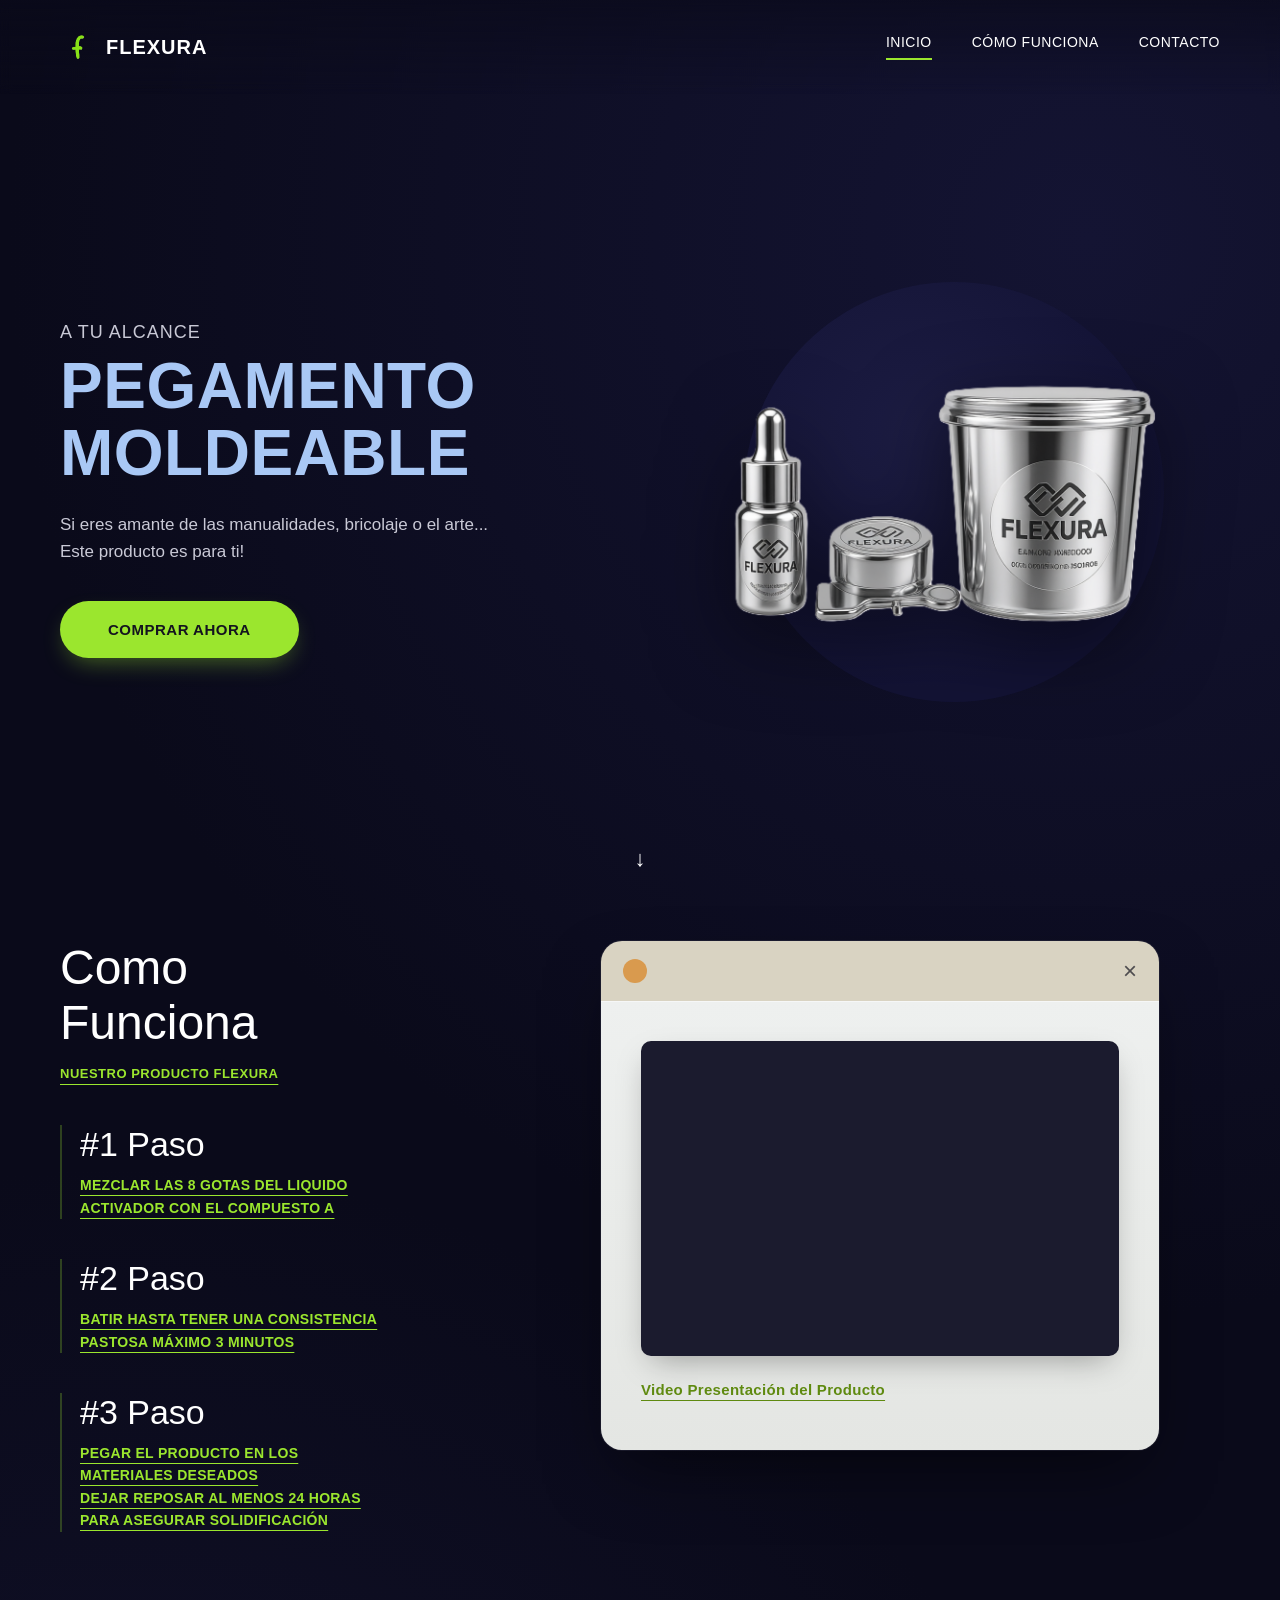
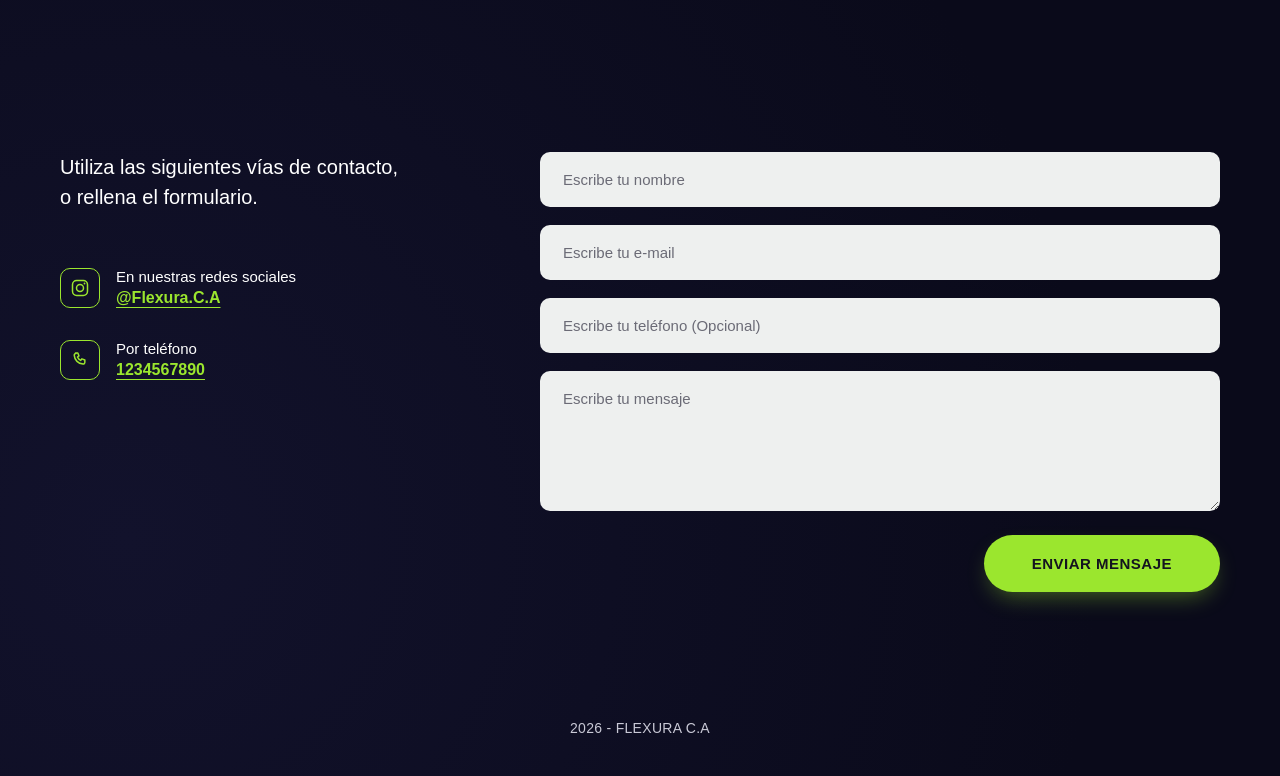
<file: index.html>
<!DOCTYPE html>
<html lang="es">
<head>
<meta charset="UTF-8">
<meta name="viewport" content="width=device-width, initial-scale=1.0">
<title>Flexura | Pegamento Moldeable</title>
<link rel="stylesheet" href="styles.css">
<link rel="icon" href="/images/imagenf.png">
</head>
<body>

  <div class="cursor-glow" aria-hidden="true"></div>

  <header class="navbar">
    <div class="logo">
      <img src="images/imagenf.png" alt="Logo Flexura" class="logo-icon">
      <span class="logo-text">FLEXURA</span>
    </div>

    <nav class="nav-links">
      <span class="nav-indicator" aria-hidden="true"></span>
      <a href="#inicio">INICIO</a>
      <a href="#como-funciona">CÓMO FUNCIONA</a>
      <a href="#contacto">CONTACTO</a>
    </nav>

  </header>

  <main class="hero" id="inicio">
    <div class="hero-inner">
      <div class="hero-text">
        <p class="eyebrow">A TU ALCANCE</p>
        <h1>PEGAMENTO<br>MOLDEABLE</h1>
        <p class="description">
          Si eres amante de las manualidades, bricolaje o el arte...
          Este producto es para ti!
        </p>
        <a href="comprar.html" class="btn-primary">COMPRAR AHORA</a>
      </div>

      <div class="hero-image">
        <div class="glow-circle"></div>
        <img src="images/productos.png" alt="Productos Flexura" class="product-image">
      </div>
    </div>

    <div class="scroll-indicator">
      <span class="arrow-down">&#8595;</span>
    </div>
  </main>

  <section class="how-it-works reveal" id="como-funciona">
    <div class="how-text">
      <h2>Como<br>Funciona</h2>
      <p class="tag">NUESTRO PRODUCTO FLEXURA</p>

      <div class="step reveal" style="transition-delay: 0.05s;">
        <h3>#1 Paso</h3>
        <p class="step-desc">MEZCLAR LAS 8 GOTAS DEL LIQUIDO<br>ACTIVADOR CON EL COMPUESTO A</p>
      </div>

      <div class="step reveal" style="transition-delay: 0.15s;">
        <h3>#2 Paso</h3>
        <p class="step-desc">BATIR HASTA TENER UNA CONSISTENCIA<br>PASTOSA MÁXIMO 3 MINUTOS</p>
      </div>

      <div class="step reveal" style="transition-delay: 0.25s;">
        <h3>#3 Paso</h3>
        <p class="step-desc">PEGAR EL PRODUCTO EN LOS<br>MATERIALES DESEADOS<br>DEJAR REPOSAR AL MENOS 24 HORAS<br>PARA ASEGURAR SOLIDIFICACIÓN</p>
      </div>
    </div>

    <div class="how-video reveal" style="transition-delay: 0.2s;">
      <div class="browser-window">
        <div class="browser-topbar">
          <span class="browser-dot"></span>
          <span class="browser-close">&times;</span>
        </div>
        <div class="browser-body">
          <div class="video-wrapper">
      
<iframe width="560" height="315" src="https://www.youtube.com/embed/83xtK5pG--w?si=HXp7ZWcqudE3Ke2q" title="YouTube video player" frameborder="0" allow="accelerometer; autoplay; clipboard-write; encrypted-media; gyroscope; picture-in-picture; web-share" referrerpolicy="strict-origin-when-cross-origin" allowfullscreen></iframe>
          </div>
          <p class="video-caption">Video Presentación del Producto</p>
        </div>
      </div>
    </div>
  </section>

  <section class="contact" id="contacto">
    <div class="contact-info reveal">
      <p class="contact-lead">Utiliza las siguientes vías de contacto,<br>o rellena el formulario.</p>

      <div class="contact-channel">
        <span class="channel-icon" aria-hidden="true">
          <svg viewBox="0 0 24 24" fill="none" xmlns="http://www.w3.org/2000/svg">
            <rect x="3" y="3" width="18" height="18" rx="5" stroke="currentColor" stroke-width="1.8"/>
            <circle cx="12" cy="12" r="4.2" stroke="currentColor" stroke-width="1.8"/>
            <circle cx="17.4" cy="6.6" r="1.1" fill="currentColor"/>
          </svg>
        </span>
        <div>
          <p class="channel-label">En nuestras redes sociales</p>
          <a href="https://instagram.com/Flexura.C.A" target="_blank" rel="noopener" class="channel-value">@Flexura.C.A</a>
        </div>
      </div>

      <div class="contact-channel">
        <span class="channel-icon" aria-hidden="true">
          <svg viewBox="0 0 24 24" fill="none" xmlns="http://www.w3.org/2000/svg">
            <path d="M6.6 3.5H9.4L10.8 7.1L8.9 8.4C9.7 10.2 11.1 11.7 12.9 12.5L14.2 10.6L17.8 12V14.8C17.8 16 16.8 17 15.6 16.9C9.9 16.5 5.5 12.1 5.1 6.4C5 5.2 5.9 4.2 7.1 4.2" stroke="currentColor" stroke-width="1.8" stroke-linecap="round" stroke-linejoin="round"/>
          </svg>
        </span>
        <div>
          <p class="channel-label">Por teléfono</p>
          <a href="tel:1234567890" class="channel-value">1234567890</a>
        </div>
      </div>
    </div>

    <form class="contact-form reveal" id="contact-form" style="transition-delay: 0.15s;">
      <input type="text" name="nombre" placeholder="Escribe tu nombre" required>
      <input type="email" name="email" placeholder="Escribe tu e-mail" required>
      <input type="tel" name="telefono" placeholder="Escribe tu teléfono (Opcional)">
      <textarea name="mensaje" placeholder="Escribe tu mensaje" rows="5" required></textarea>
      <button type="submit" class="btn-primary btn-submit">ENVIAR MENSAJE</button>
    </form>
  </section>

  <footer class="site-footer">
    <p>2026 - FLEXURA C.A</p>
  </footer>

  <script>
    // --- Fade-in general de la página al cargar ---
    document.addEventListener('DOMContentLoaded', () => {
      document.body.classList.add('page-ready');
    });

    // --- Halo que sigue al cursor ---
    const cursorGlow = document.querySelector('.cursor-glow');
    if (cursorGlow) {
      let glowRaf = null;
      window.addEventListener('mousemove', (e) => {
        cursorGlow.classList.add('is-active');
        if (glowRaf) return;
        glowRaf = requestAnimationFrame(() => {
          cursorGlow.style.left = `${e.clientX}px`;
          cursorGlow.style.top = `${e.clientY}px`;
          glowRaf = null;
        });
      }, { passive: true });
      document.addEventListener('mouseleave', () => cursorGlow.classList.remove('is-active'));
    }

    // --- Efecto ripple en botones principales ---
    function createRipple(e) {
      const btn = e.currentTarget;
      const rect = btn.getBoundingClientRect();
      const size = Math.max(rect.width, rect.height) * 1.3;
      const ripple = document.createElement('span');
      ripple.className = 'ripple';
      ripple.style.width = ripple.style.height = `${size}px`;
      ripple.style.left = `${e.clientX - rect.left - size / 2}px`;
      ripple.style.top = `${e.clientY - rect.top - size / 2}px`;
      btn.appendChild(ripple);
      ripple.addEventListener('animationend', () => ripple.remove());
    }
    document.querySelectorAll('.btn-primary, .btn-submit').forEach((btn) => {
      btn.addEventListener('click', createRipple);
    });

    // --- Navbar acoplable al lado izquierdo al hacer scroll ---
    const navbar = document.querySelector('.navbar');
    const navLinks = document.querySelectorAll('.nav-links a');
    const navIndicator = document.querySelector('.nav-indicator');
    const DOCK_OFFSET = 120;

    function updateNavIndicator() {
      if (!navIndicator) return;
      const activeLink = document.querySelector('.nav-links a.active');
      if (!activeLink || navbar.classList.contains('docked')) {
        navIndicator.classList.remove('is-visible');
        return;
      }
      navIndicator.style.width = `${activeLink.offsetWidth}px`;
      navIndicator.style.transform = `translateX(${activeLink.offsetLeft}px)`;
      navIndicator.classList.add('is-visible');
    }

    function updateNavbarDock() {
      if (window.innerWidth <= 900) {
        navbar.classList.remove('docked');
        updateNavIndicator();
        return;
      }
      navbar.classList.toggle('docked', window.scrollY > DOCK_OFFSET);
      updateNavIndicator();
    }
    window.addEventListener('scroll', updateNavbarDock, { passive: true });
    window.addEventListener('resize', updateNavbarDock);
    updateNavbarDock();

    // --- Scrollspy: resalta el link de la sección visible ---
    const spySections = document.querySelectorAll('main[id], section[id]');
    if (spySections.length && navLinks.length) {
      const spyObserver = new IntersectionObserver((entries) => {
        entries.forEach((entry) => {
          if (!entry.isIntersecting) return;
          const id = entry.target.getAttribute('id');
          navLinks.forEach((link) => {
            link.classList.toggle('active', link.getAttribute('href') === `#${id}`);
          });
          updateNavIndicator();
        });
      }, { rootMargin: '-35% 0px -55% 0px', threshold: 0 });

      spySections.forEach((section) => spyObserver.observe(section));
    }

    // --- Animación "reveal": las secciones se iluminan al entrar en pantalla ---
    const revealEls = document.querySelectorAll('.reveal');
    if (revealEls.length) {
      const revealObserver = new IntersectionObserver((entries) => {
        entries.forEach((entry) => {
          if (entry.isIntersecting) {
            entry.target.classList.add('in-view');
            revealObserver.unobserve(entry.target);
          }
        });
      }, { threshold: 0.18 });

      revealEls.forEach((el) => revealObserver.observe(el));
    }

    // --- Parallax suave del hero al mover el mouse ---
    const heroSection = document.querySelector('.hero');
    const heroImage = document.querySelector('.hero-image');
    if (heroSection && heroImage && window.matchMedia('(hover: hover)').matches) {
      heroSection.addEventListener('mousemove', (e) => {
        const rect = heroSection.getBoundingClientRect();
        const relX = (e.clientX - rect.left) / rect.width - 0.5;
        const relY = (e.clientY - rect.top) / rect.height - 0.5;
        heroImage.style.transform = `translate(${relX * -22}px, ${relY * -16}px)`;
      });
      heroSection.addEventListener('mouseleave', () => {
        heroImage.style.transform = 'translate(0, 0)';
      });
    }

    // --- Efecto tilt 3D en la ventana del video ---
    const browserWindow = document.querySelector('.browser-window');
    if (browserWindow && window.matchMedia('(hover: hover)').matches) {
      browserWindow.addEventListener('mousemove', (e) => {
        const rect = browserWindow.getBoundingClientRect();
        const px = (e.clientX - rect.left) / rect.width - 0.5;
        const py = (e.clientY - rect.top) / rect.height - 0.5;
        browserWindow.style.transform =
          `perspective(1200px) rotateX(${(-py * 6).toFixed(2)}deg) rotateY(${(px * 6).toFixed(2)}deg)`;
      });
      browserWindow.addEventListener('mouseleave', () => {
        browserWindow.style.transform = 'perspective(1200px) rotateX(0deg) rotateY(0deg)';
      });
    }

    // Envío básico del formulario de contacto (sin backend todavía).
    // Reemplaza este bloque por tu lógica real (fetch a un servidor, EmailJS, etc.)
    const contactForm = document.getElementById('contact-form');
    if (contactForm) {
      contactForm.addEventListener('submit', function (e) {
        e.preventDefault();
        const btn = contactForm.querySelector('.btn-submit');
        const originalText = btn.textContent;
        btn.textContent = '¡MENSAJE ENVIADO!';
        btn.disabled = true;
        contactForm.reset();
        setTimeout(() => {
          btn.textContent = originalText;
          btn.disabled = false;
        }, 2500);
      });
    }
  </script>

</body>
</html>
</file>
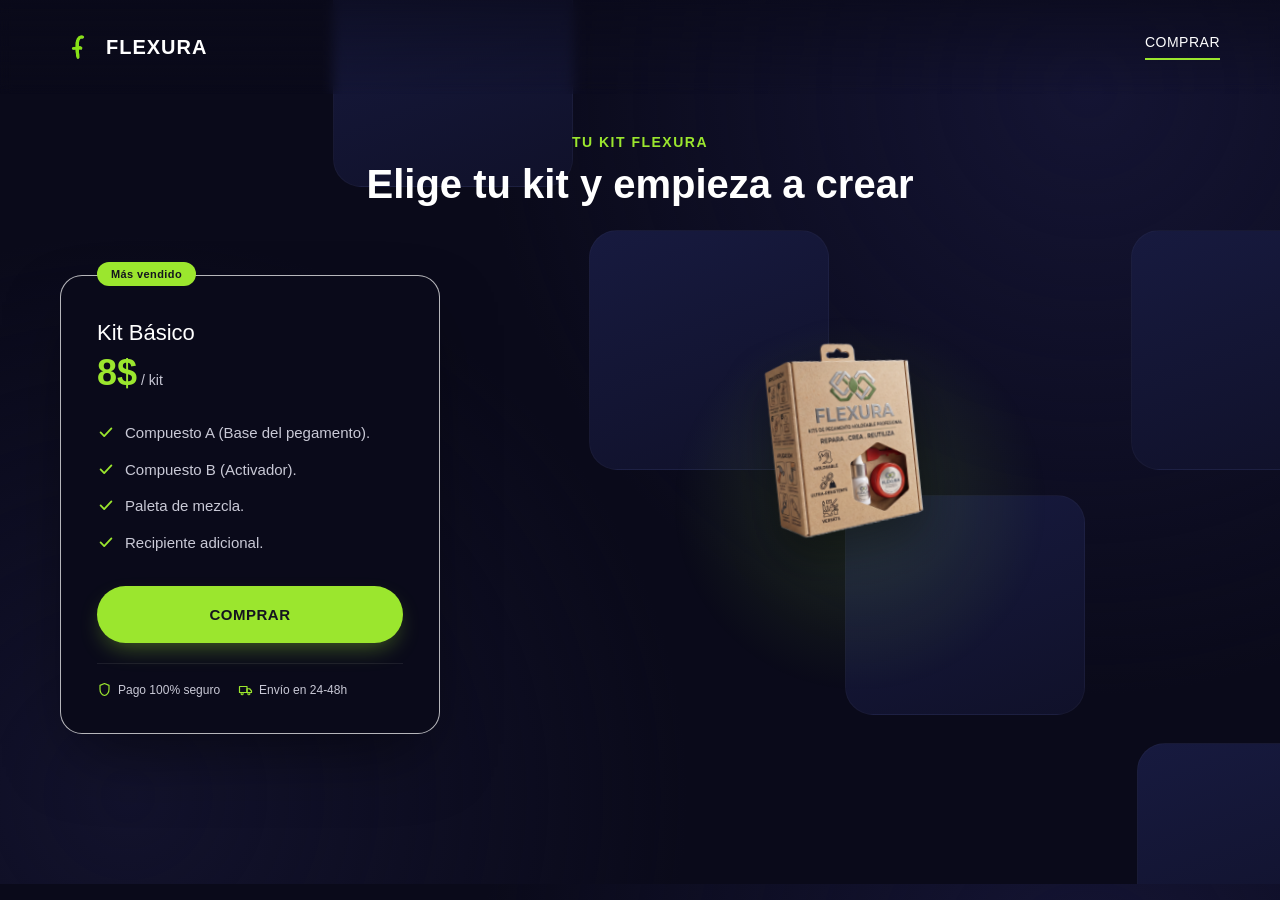
<file: comprar.html>
<!DOCTYPE html>
<html lang="es">
<head>
<meta charset="UTF-8">
<meta name="viewport" content="width=device-width, initial-scale=1.0">
<title>Flexura | Comprar</title>
<link rel="stylesheet" href="styles.css">
</head>
<body>

  <div class="cursor-glow" aria-hidden="true"></div>

  <header class="navbar">
    <a href="index.html" class="logo">
      <img src="images/imagenf.png" alt="Logo Flexura" class="logo-icon">
      <span class="logo-text">FLEXURA</span>
    </a>

    <nav class="nav-links">
      <span class="nav-indicator" aria-hidden="true"></span>
      <a href="comprar.html" class="active">COMPRAR</a>
    </nav>

  </header>

  <main class="buy-section">

    <!-- Cuadros decorativos de fondo -->
    <div class="decor-grid" aria-hidden="true">
      <span class="decor decor-1"></span>
      <span class="decor decor-2"></span>
      <span class="decor decor-3"></span>
      <span class="decor decor-4"></span>
      <span class="decor decor-5"></span>
    </div>

    <div class="buy-header reveal">
      <p class="eyebrow">TU KIT FLEXURA</p>
      <h1>Elige tu kit y empieza a crear</h1>
    </div>

    <div class="buy-content">
      <div class="price-card reveal" style="transition-delay: 0.1s;">
        <span class="price-card-badge">Más vendido</span>
        <h2 class="price-card-title">Kit Básico</h2>
        <p class="price-card-amount"><span id="price-value">0</span>$<span class="price-card-unit">/ kit</span></p>

        <ul class="price-card-list">
          <li>
            <svg viewBox="0 0 20 20" fill="none"><path d="M4 10.5L8 14.5L16 6" stroke="currentColor" stroke-width="2" stroke-linecap="round" stroke-linejoin="round"/></svg>
            Compuesto A (Base del pegamento).
          </li>
          <li>
            <svg viewBox="0 0 20 20" fill="none"><path d="M4 10.5L8 14.5L16 6" stroke="currentColor" stroke-width="2" stroke-linecap="round" stroke-linejoin="round"/></svg>
            Compuesto B (Activador).
          </li>
          <li>
            <svg viewBox="0 0 20 20" fill="none"><path d="M4 10.5L8 14.5L16 6" stroke="currentColor" stroke-width="2" stroke-linecap="round" stroke-linejoin="round"/></svg>
            Paleta de mezcla.
          </li>
          <li>
            <svg viewBox="0 0 20 20" fill="none"><path d="M4 10.5L8 14.5L16 6" stroke="currentColor" stroke-width="2" stroke-linecap="round" stroke-linejoin="round"/></svg>
            Recipiente adicional.
          </li>
        </ul>

        <button type="button" class="btn-primary btn-buy" id="open-checkout">COMPRAR</button>

        <div class="trust-row">
          <span class="trust-item">
            <svg viewBox="0 0 20 20" fill="none"><path d="M10 2L4 4.5V9.5C4 13.5 6.5 16.8 10 18C13.5 16.8 16 13.5 16 9.5V4.5L10 2Z" stroke="currentColor" stroke-width="1.6" stroke-linejoin="round"/></svg>
            Pago 100% seguro
          </span>
          <span class="trust-item">
            <svg viewBox="0 0 20 20" fill="none"><path d="M2 6H12V14H2V6Z" stroke="currentColor" stroke-width="1.6" stroke-linejoin="round"/><path d="M12 9H15.5L18 12V14H12V9Z" stroke="currentColor" stroke-width="1.6" stroke-linejoin="round"/><circle cx="5.5" cy="15.5" r="1.4" stroke="currentColor" stroke-width="1.4"/><circle cx="14.5" cy="15.5" r="1.4" stroke="currentColor" stroke-width="1.4"/></svg>
            Envío en 24-48h
          </span>
        </div>
      </div>

      <div class="cart-visual reveal" style="transition-delay: 0.2s;">
        <div class="cart-glow"></div>
        <!-- <img src="images/carrito.png" alt="Carrito de compras" class="cart-img">-->
        <img src="images/empaque.png" alt="Empaque Flexura" class="package-img">
      </div>
    </div>

  </main>

  <!-- MODAL: Simulación de pago -->
  <div class="checkout-overlay" id="checkout-overlay">
    <div class="checkout-modal" role="dialog" aria-modal="true" aria-labelledby="checkout-title">
      <button type="button" class="checkout-close" id="close-checkout" aria-label="Cerrar">&times;</button>

      <!-- Paso 1: formulario de tarjeta -->
      <div class="checkout-step" id="step-form">
        <h3 id="checkout-title">Pago seguro</h3>
        <p class="checkout-subtitle">Kit Básico &middot; <strong>8$</strong></p>

        <form id="payment-form">
          <label class="field-label" for="card-name">Nombre en la tarjeta</label>
          <input type="text" id="card-name" placeholder="Ej. Juan Pérez" required>

          <label class="field-label" for="card-number">Número de tarjeta</label>
          <input type="text" id="card-number" placeholder="0000 0000 0000 0000" inputmode="numeric" maxlength="19" required>

          <div class="field-row">
            <div>
              <label class="field-label" for="card-expiry">Vencimiento</label>
              <input type="text" id="card-expiry" placeholder="MM/AA" inputmode="numeric" maxlength="5" required>
            </div>
            <div>
              <label class="field-label" for="card-cvv">CVV</label>
              <input type="text" id="card-cvv" placeholder="123" inputmode="numeric" maxlength="3" required>
            </div>
          </div>

          <button type="submit" class="btn-primary btn-pay" id="pay-btn">PAGAR 8$</button>
          <p class="checkout-note">Este es un pago simulado con fines universitarios. No se procesa ningún cargo real.</p>
        </form>
      </div>

      <!-- Paso 2: procesando -->
      <div class="checkout-step checkout-step-hidden" id="step-processing">
        <div class="spinner"></div>
        <p class="processing-text">Procesando tu pago...</p>
      </div>

      <!-- Paso 3: pagado -->
      <div class="checkout-step checkout-step-hidden" id="step-success">
        <div class="success-check">
          <svg viewBox="0 0 52 52">
            <circle cx="26" cy="26" r="24" fill="none"/>
            <path fill="none" d="M14 27l8 8 16-16"/>
          </svg>
        </div>
        <h3>¡PAGADO!</h3>
        <p class="checkout-subtitle">Tu pedido del Kit Básico fue confirmado.</p>
      </div>
    </div>
  </div>

  <!-- Toast de confirmación -->
  <div class="toast" id="toast">
    <span class="toast-icon">✓</span>
    <div>
      <p class="toast-title">¡Compra realizada con éxito!</p>
      <p class="toast-text">Revisa tu correo para ver los detalles de tu pedido.</p>
    </div>
  </div>

  <script>
    // --- Fade-in general de la página al cargar ---
    document.addEventListener('DOMContentLoaded', () => {
      document.body.classList.add('page-ready');
    });

    // --- Halo que sigue al cursor ---
    const cursorGlow = document.querySelector('.cursor-glow');
    if (cursorGlow) {
      let glowRaf = null;
      window.addEventListener('mousemove', (e) => {
        cursorGlow.classList.add('is-active');
        if (glowRaf) return;
        glowRaf = requestAnimationFrame(() => {
          cursorGlow.style.left = `${e.clientX}px`;
          cursorGlow.style.top = `${e.clientY}px`;
          glowRaf = null;
        });
      }, { passive: true });
      document.addEventListener('mouseleave', () => cursorGlow.classList.remove('is-active'));
    }

    // --- Efecto ripple en botones principales ---
    function createRipple(e) {
      const btn = e.currentTarget;
      const rect = btn.getBoundingClientRect();
      const size = Math.max(rect.width, rect.height) * 1.3;
      const ripple = document.createElement('span');
      ripple.className = 'ripple';
      ripple.style.width = ripple.style.height = `${size}px`;
      ripple.style.left = `${e.clientX - rect.left - size / 2}px`;
      ripple.style.top = `${e.clientY - rect.top - size / 2}px`;
      btn.appendChild(ripple);
      ripple.addEventListener('animationend', () => ripple.remove());
    }
    document.querySelectorAll('.btn-primary, .btn-pay').forEach((btn) => {
      btn.addEventListener('click', createRipple);
    });

    // --- Navbar acoplable al lado izquierdo al hacer scroll (misma lógica que index.html) ---
    const navbar = document.querySelector('.navbar');
    const navIndicator = document.querySelector('.nav-indicator');
    const DOCK_OFFSET = 120;

    function updateNavIndicator() {
      if (!navIndicator) return;
      const activeLink = document.querySelector('.nav-links a.active');
      if (!activeLink || navbar.classList.contains('docked')) {
        navIndicator.classList.remove('is-visible');
        return;
      }
      navIndicator.style.width = `${activeLink.offsetWidth}px`;
      navIndicator.style.transform = `translateX(${activeLink.offsetLeft}px)`;
      navIndicator.classList.add('is-visible');
    }

    function updateNavbarDock() {
      if (window.innerWidth <= 900) {
        navbar.classList.remove('docked');
        updateNavIndicator();
        return;
      }
      navbar.classList.toggle('docked', window.scrollY > DOCK_OFFSET);
      updateNavIndicator();
    }
    window.addEventListener('scroll', updateNavbarDock, { passive: true });
    window.addEventListener('resize', updateNavbarDock);
    updateNavbarDock();

    // --- Animación "reveal" para el encabezado, la tarjeta y el carrito ---
    const revealEls = document.querySelectorAll('.reveal');
    if (revealEls.length) {
      const revealObserver = new IntersectionObserver((entries) => {
        entries.forEach((entry) => {
          if (entry.isIntersecting) {
            entry.target.classList.add('in-view');
            revealObserver.unobserve(entry.target);
          }
        });
      }, { threshold: 0.1 });

      revealEls.forEach((el) => revealObserver.observe(el));
    }

    // --- Conteo animado del precio al cargar la página ---
    const priceValue = document.getElementById('price-value');
    if (priceValue) {
      const target = 8;
      const duration = 900;
      const start = performance.now();
      function tickPrice(now) {
        const progress = Math.min((now - start) / duration, 1);
        const eased = 1 - Math.pow(1 - progress, 3);
        priceValue.textContent = Math.round(eased * target);
        if (progress < 1) requestAnimationFrame(tickPrice);
      }
      setTimeout(() => requestAnimationFrame(tickPrice), 300);
    }

    // --- Efecto tilt 3D en la tarjeta de precio ---
    const priceCard = document.querySelector('.price-card');
    if (priceCard && window.matchMedia('(hover: hover)').matches) {
      priceCard.addEventListener('mousemove', (e) => {
        const rect = priceCard.getBoundingClientRect();
        const px = (e.clientX - rect.left) / rect.width - 0.5;
        const py = (e.clientY - rect.top) / rect.height - 0.5;
        priceCard.style.transform =
          `perspective(1400px) rotateX(${(-py * 5).toFixed(2)}deg) rotateY(${(px * 5).toFixed(2)}deg) translateY(-4px)`;
      });
      priceCard.addEventListener('mouseleave', () => {
        priceCard.style.transform = 'perspective(1400px) rotateX(0deg) rotateY(0deg) translateY(0)';
      });
    }

    // --- Confeti para celebrar el pago confirmado ---
    function launchConfetti(container) {
      const colors = ['#9be62e', '#8ad623', '#a9c8f5', '#14141f'];
      for (let i = 0; i < 26; i++) {
        const piece = document.createElement('span');
        piece.className = 'confetti-piece';
        piece.style.left = `${Math.random() * 100}%`;
        piece.style.background = colors[Math.floor(Math.random() * colors.length)];
        piece.style.animationDelay = `${(Math.random() * 0.3).toFixed(2)}s`;
        piece.style.transform = `rotate(${Math.floor(Math.random() * 360)}deg)`;
        container.appendChild(piece);
        piece.addEventListener('animationend', () => piece.remove());
      }
    }

    const overlay = document.getElementById('checkout-overlay');
    const openBtn = document.getElementById('open-checkout');
    const closeBtn = document.getElementById('close-checkout');
    const form = document.getElementById('payment-form');
    const payBtn = document.getElementById('pay-btn');

    const stepForm = document.getElementById('step-form');
    const stepProcessing = document.getElementById('step-processing');
    const stepSuccess = document.getElementById('step-success');
    const toast = document.getElementById('toast');

    function openModal() {
      overlay.classList.add('is-open');
      document.body.style.overflow = 'hidden';
      resetModal();
    }

    function closeModal() {
      overlay.classList.remove('is-open');
      document.body.style.overflow = '';
    }

    function resetModal() {
      stepForm.classList.remove('checkout-step-hidden');
      stepProcessing.classList.add('checkout-step-hidden');
      stepSuccess.classList.add('checkout-step-hidden');
      payBtn.disabled = false;
      payBtn.textContent = 'PAGAR 90€';
    }

    openBtn.addEventListener('click', openModal);
    closeBtn.addEventListener('click', closeModal);
    overlay.addEventListener('click', (e) => {
      if (e.target === overlay) closeModal();
    });

    // Formateo simple de campos de tarjeta (datos ficticios)
    const cardNumber = document.getElementById('card-number');
    cardNumber.addEventListener('input', () => {
      let digits = cardNumber.value.replace(/\D/g, '').slice(0, 16);
      cardNumber.value = digits.replace(/(.{4})/g, '$1 ').trim();
    });

    const cardExpiry = document.getElementById('card-expiry');
    cardExpiry.addEventListener('input', () => {
      let digits = cardExpiry.value.replace(/\D/g, '').slice(0, 4);
      if (digits.length >= 3) {
        cardExpiry.value = digits.slice(0, 2) + '/' + digits.slice(2);
      } else {
        cardExpiry.value = digits;
      }
    });

    const cardCvv = document.getElementById('card-cvv');
    cardCvv.addEventListener('input', () => {
      cardCvv.value = cardCvv.value.replace(/\D/g, '').slice(0, 3);
    });

    // Simulación de pago: formulario -> procesando -> pagado -> toast
    form.addEventListener('submit', (e) => {
      e.preventDefault();

      stepForm.classList.add('checkout-step-hidden');
      stepProcessing.classList.remove('checkout-step-hidden');

      setTimeout(() => {
        stepProcessing.classList.add('checkout-step-hidden');
        stepSuccess.classList.remove('checkout-step-hidden');
        launchConfetti(document.querySelector('.checkout-modal'));

        setTimeout(() => {
          closeModal();
          form.reset();
          showToast();
        }, 1600);
      }, 1700);
    });

    function showToast() {
      toast.classList.add('is-visible');
      setTimeout(() => {
        toast.classList.remove('is-visible');
      }, 4500);
    }
  </script>

</body>
</html>
</file>
<file: styles.css>
/* ==========================================
   FLEXURA - Landing Page Styles
   Índice:
   1. Reset & Variables
   2. Base
   3. Navbar
   4. Hero
   5. Hero Image
   6. Scroll indicator
   7. Cómo Funciona
   8. Ventana / Contenedor de video
   9. Contacto
   10. Footer
   11. Página Comprar
   12. Modal de pago
   13. Toast
   14. Responsive
   ========================================== */

/* ------------------------------------------
   1. RESET & VARIABLES
   ------------------------------------------ */
* {
  margin: 0;
  padding: 0;
  box-sizing: border-box;
}

:root {
  /* Color */
  --color-bg: #0a0a1a;
  --color-bg-soft: #10102422;
  --color-panel: #12122a;
  --color-panel-soft: #eef0ef;
  --color-panel-topbar: #d9d3c2;
  --color-green: #9be62e;
  --color-green-hover: #8ad623;
  --color-blue-text: #a9c8f5;
  --color-white: #ffffff;
  --color-gray: #c9c9d6;
  --color-ink: #14141f;

  /* Tipografía */
  --font-main: 'Poppins', 'Segoe UI', Arial, sans-serif;

  /* Layout */
  --max-width: 1400px;
  --radius-sm: 10px;
  --radius-md: 22px;
  --radius-pill: 40px;

  /* Sombras */
  --shadow-panel: 0 30px 70px -20px rgba(0, 0, 0, 0.55);
  --shadow-btn: 0 10px 24px -8px rgba(155, 230, 46, 0.45);

  /* Transiciones */
  --ease: 0.25s ease;
  --ease-smooth: 0.5s cubic-bezier(0.16, 1, 0.3, 1);
  --ease-spring: 0.6s cubic-bezier(0.34, 1.56, 0.64, 1);

  /* Navbar */
  --navbar-height: 94px;
}

/* ------------------------------------------
   2. BASE
   ------------------------------------------ */
html {
  scroll-behavior: smooth;
  scroll-padding-top: calc(var(--navbar-height) + 10px);
}

body {
  background:
    radial-gradient(circle at 85% 10%, #141433 0%, transparent 45%),
    radial-gradient(circle at 10% 90%, #12122c 0%, transparent 40%),
    var(--color-bg);
  font-family: var(--font-main);
  color: var(--color-white);
  overflow-x: hidden;
  -webkit-font-smoothing: antialiased;
  opacity: 0;
  transition: opacity 0.6s ease;
}

body.page-ready {
  opacity: 1;
}

::selection {
  background: var(--color-green);
  color: var(--color-ink);
}

/* Halo suave que sigue el cursor: aporta profundidad e interactividad sutil */
.cursor-glow {
  position: fixed;
  top: 0;
  left: 0;
  width: 460px;
  height: 460px;
  border-radius: 50%;
  background: radial-gradient(circle, rgba(155, 230, 46, 0.10) 0%, transparent 68%);
  pointer-events: none;
  z-index: 2;
  transform: translate(-50%, -50%);
  opacity: 0;
  transition: opacity 0.4s ease;
  will-change: transform;
}

.cursor-glow.is-active {
  opacity: 1;
}

@media (max-width: 900px), (hover: none) {
  .cursor-glow { display: none; }
}

a {
  text-decoration: none;
  color: inherit;
}

section, main {
  max-width: var(--max-width);
  margin: 0 auto;
}

/* ------------------------------------------
   3. NAVBAR
   ------------------------------------------ */
.navbar {
  position: fixed;
  top: 0;
  left: 0;
  right: 0;
  z-index: 1000;
  display: flex;
  align-items: center;
  justify-content: space-between;
  padding: 28px 60px;
  min-height: var(--navbar-height);
  background: linear-gradient(180deg, rgba(10, 10, 26, 0.65) 0%, rgba(10, 10, 26, 0) 100%);
  backdrop-filter: blur(6px);
  transition: top 0.5s cubic-bezier(0.4, 0, 0.2, 1),
              left 0.5s cubic-bezier(0.4, 0, 0.2, 1),
              right 0.5s cubic-bezier(0.4, 0, 0.2, 1),
              transform 0.5s cubic-bezier(0.4, 0, 0.2, 1),
              padding 0.4s ease,
              border-radius 0.4s ease,
              background-color 0.4s ease,
              box-shadow 0.4s ease;
}

/* Estado acoplado: la navbar migra al lado izquierdo como panel vertical
   y permanece ahí mientras el usuario sigue viendo el contenido de abajo */
.navbar.docked {
  top: 50%;
  left: 22px;
  right: auto;
  transform: translateY(-50%);
  flex-direction: column;
  gap: 26px;
  padding: 22px 16px;
  border-radius: 24px;
  background-color: rgba(14, 14, 34, 0.82);
  backdrop-filter: blur(14px);
  box-shadow: 0 20px 45px -18px rgba(0, 0, 0, 0.6), 0 0 0 1px rgba(255, 255, 255, 0.06);
}

.navbar.docked .logo {
  flex-direction: column;
  gap: 4px;
}

.navbar.docked .logo-text {
  font-size: 9px;
  letter-spacing: 1.5px;
}

.navbar.docked .logo-icon {
  height: 26px;
}

.navbar.docked .nav-links {
  flex-direction: column;
  gap: 20px;
}

.logo {
  display: flex;
  align-items: center;
  gap: 10px;
}

.logo-icon {
  height: 36px;
  width: auto;
  transition: transform var(--ease-spring);
}

.logo:hover .logo-icon {
  transform: rotate(-8deg) scale(1.08);
}

.logo-text {
  font-size: 20px;
  font-weight: 600;
  letter-spacing: 1px;
}

.nav-links {
  position: relative;
  display: flex;
  gap: 40px;
}

.nav-indicator {
  position: absolute;
  bottom: 0;
  height: 2px;
  background-color: var(--color-green);
  border-radius: 2px;
  transform: translateX(0);
  transition: transform 0.45s cubic-bezier(0.65, 0, 0.35, 1), width 0.45s cubic-bezier(0.65, 0, 0.35, 1), opacity 0.3s ease;
  opacity: 0;
}

.nav-indicator.is-visible {
  opacity: 1;
}

.navbar.docked .nav-indicator {
  opacity: 0;
}

.nav-links a {
  font-size: 14px;
  font-weight: 500;
  letter-spacing: 0.5px;
  color: var(--color-white);
  padding-bottom: 8px;
  border-bottom: 2px solid transparent;
  transition: color var(--ease), border-color var(--ease);
}

.nav-links a:hover {
  color: var(--color-green);
}

.nav-links a.active {
  color: var(--color-white);
  border-bottom-color: var(--color-green);
}

.navbar.docked .nav-links a {
  writing-mode: vertical-rl;
  text-orientation: mixed;
  padding-bottom: 0;
  padding-left: 10px;
  border-bottom: none;
  border-left: 2px solid transparent;
  font-size: 11px;
  letter-spacing: 1px;
}

.navbar.docked .nav-links a.active,
.navbar.docked .nav-links a:hover {
  border-left-color: var(--color-green);
}

.btn-info {
  background-color: var(--color-green);
  color: var(--color-ink);
  font-weight: 700;
  font-size: 13px;
  letter-spacing: 0.5px;
  padding: 14px 28px;
  border-radius: var(--radius-pill);
  box-shadow: var(--shadow-btn);
  transition: background-color var(--ease), transform var(--ease), box-shadow var(--ease);
}

.btn-info:hover {
  background-color: var(--color-green-hover);
  transform: translateY(-2px);
  box-shadow: 0 14px 28px -8px rgba(155, 230, 46, 0.55);
}

/* ------------------------------------------
   4. HERO
   ------------------------------------------ */
.hero {
  position: relative;
  display: flex;
  flex-direction: column;
  justify-content: center;
  min-height: 100vh;
  padding: calc(var(--navbar-height) + 20px) 60px 30px;
}

.hero-inner {
  display: flex;
  align-items: center;
  justify-content: space-between;
  gap: 40px;
  width: 100%;
}

.hero-text {
  flex: 1;
  max-width: 560px;
}

.hero-text .eyebrow,
.hero-text h1,
.hero-text .description,
.hero-text .btn-primary {
  opacity: 0;
  transform: translateY(24px);
  animation: hero-rise 0.9s cubic-bezier(0.16, 1, 0.3, 1) forwards;
}

.hero-text .eyebrow { animation-delay: 0.15s; }
.hero-text h1 { animation-delay: 0.3s; }
.hero-text .description { animation-delay: 0.45s; }
.hero-text .btn-primary { animation-delay: 0.6s; }

@keyframes hero-rise {
  to { opacity: 1; transform: translateY(0); }
}

.eyebrow {
  font-size: 18px;
  color: var(--color-gray);
  font-weight: 400;
  margin-bottom: 10px;
  letter-spacing: 1px;
}

.hero-text h1 {
  font-size: clamp(38px, 5vw, 64px);
  line-height: 1.05;
  font-weight: 800;
  color: var(--color-blue-text);
  letter-spacing: 0.5px;
  margin-bottom: 24px;
}

.description {
  font-size: 17px;
  line-height: 1.6;
  color: var(--color-gray);
  max-width: 460px;
  margin-bottom: 36px;
}

.btn-primary {
  display: inline-block;
  position: relative;
  overflow: hidden;
  background-color: var(--color-green);
  color: var(--color-ink);
  font-weight: 700;
  font-size: 15px;
  letter-spacing: 0.5px;
  padding: 20px 48px;
  border-radius: var(--radius-pill);
  box-shadow: var(--shadow-btn);
  transition: background-color var(--ease), transform 0.35s cubic-bezier(0.34, 1.56, 0.64, 1), box-shadow var(--ease);
}

.btn-primary:hover {
  background-color: var(--color-green-hover);
  transform: translateY(-3px) scale(1.02);
  box-shadow: 0 16px 32px -8px rgba(155, 230, 46, 0.55);
}

.btn-primary:active {
  transform: translateY(-1px) scale(0.98);
}

/* Ondas al hacer clic (ripple) para dar feedback táctil en los botones */
.ripple {
  position: absolute;
  border-radius: 50%;
  background: rgba(20, 20, 31, 0.35);
  transform: scale(0);
  animation: ripple-out 0.65s ease-out forwards;
  pointer-events: none;
}

@keyframes ripple-out {
  to {
    transform: scale(2.6);
    opacity: 0;
  }
}

/* ------------------------------------------
   5. HERO IMAGE
   ------------------------------------------ */
.hero-image {
  flex: 1;
  position: relative;
  display: flex;
  align-items: center;
  justify-content: center;
  min-height: 480px;
  opacity: 0;
  animation: hero-fade-in 1s cubic-bezier(0.16, 1, 0.3, 1) 0.4s forwards;
  transition: transform 0.35s ease-out;
  will-change: transform;
}

@keyframes hero-fade-in {
  to { opacity: 1; }
}

.glow-circle {
  position: absolute;
  width: 420px;
  height: 420px;
  border-radius: 50%;
  background: radial-gradient(circle at 40% 35%, #1c1c42 0%, #131335 70%);
  right: 10%;
  top: 50%;
  transform: translateY(-50%);
  z-index: 0;
  transition: transform 0.4s ease-out;
}

.product-image {
  position: relative;
  z-index: 1;
  max-width: 100%;
  height: auto;
  width: 480px;
  object-fit: contain;
  filter: drop-shadow(0 25px 40px rgba(0, 0, 0, 0.5));
  animation: float-product 5s ease-in-out infinite;
  transition: transform 0.4s ease-out;
}

@keyframes float-product {
  0%, 100% { transform: translateY(0) rotate(0deg); }
  50% { transform: translateY(-16px) rotate(1.2deg); }
}

/* ------------------------------------------
   6. SCROLL INDICATOR
   ------------------------------------------ */
.scroll-indicator {
  position: absolute;
  left: 50%;
  bottom: 28px;
  transform: translateX(-50%);
  opacity: 0;
  animation: hero-fade-in 1s ease 1.1s forwards;
}

.arrow-down {
  font-size: 22px;
  color: var(--color-white);
  animation: bounce 2s infinite;
}

@keyframes bounce {
  0%, 100% { transform: translateY(0); }
  50% { transform: translateY(8px); }
}

/* ------------------------------------------
   6.1 ANIMACIONES AL HACER SCROLL (reveal)
   ------------------------------------------ */
.reveal {
  opacity: 0;
  transform: translateY(38px);
  transition: opacity 0.7s ease, transform 0.7s ease;
}

.reveal.in-view {
  opacity: 1;
  transform: translateY(0);
}

/* "Se ilumina" al entrar: destello suave en color verde de marca */
.how-it-works.reveal.in-view .browser-window {
  animation: glow-in 1.4s ease;
}

.how-it-works.reveal.in-view .step {
  animation: text-glow 1.2s ease;
}

@keyframes glow-in {
  0% { box-shadow: var(--shadow-panel), 0 0 0 rgba(155, 230, 46, 0); }
  35% { box-shadow: var(--shadow-panel), 0 0 55px rgba(155, 230, 46, 0.3); }
  100% { box-shadow: var(--shadow-panel), 0 0 0 rgba(155, 230, 46, 0); }
}

@keyframes text-glow {
  0% { text-shadow: 0 0 0 rgba(155, 230, 46, 0); }
  40% { text-shadow: 0 0 18px rgba(155, 230, 46, 0.45); }
  100% { text-shadow: 0 0 0 rgba(155, 230, 46, 0); }
}

/* ------------------------------------------
   7. CÓMO FUNCIONA
   ------------------------------------------ */
.how-it-works {
  display: flex;
  align-items: flex-start;
  justify-content: space-between;
  padding: 40px 60px 120px;
  gap: 60px;
}

.how-text {
  flex: 0 0 420px;
}

.how-text h2 {
  font-size: 48px;
  font-weight: 400;
  line-height: 1.15;
  margin-bottom: 16px;
}

.tag {
  font-size: 13px;
  font-weight: 600;
  letter-spacing: 0.5px;
  color: var(--color-green);
  text-decoration: underline;
  text-underline-offset: 6px;
  margin-bottom: 44px;
}

.step {
  position: relative;
  margin-bottom: 40px;
  padding-left: 18px;
  border-left: 2px solid rgba(155, 230, 46, 0.25);
  transition: opacity 0.7s ease, transform 0.35s ease, border-color 0.35s ease;
}

.step:hover {
  border-left-color: var(--color-green);
  transform: translateX(8px);
}

.step h3 {
  font-size: 34px;
  font-weight: 400;
  margin-bottom: 10px;
  transition: color 0.35s ease;
}

.step:hover h3 {
  color: var(--color-green);
}

.step-desc {
  font-size: 14px;
  font-weight: 600;
  letter-spacing: 0.3px;
  color: var(--color-green);
  text-decoration: underline;
  text-underline-offset: 5px;
  line-height: 1.6;
}

/* ------------------------------------------
   8. VENTANA / CONTENEDOR DE VIDEO
   ------------------------------------------ */
.how-video {
  flex: 1;
  display: flex;
  justify-content: center;
  perspective: 1200px;
}

.browser-window {
  width: 100%;
  max-width: 560px;
  border-radius: var(--radius-md);
  overflow: hidden;
  box-shadow: var(--shadow-panel);
  border: 1px solid rgba(255, 255, 255, 0.06);
  transition: transform 0.25s ease-out, box-shadow 0.35s ease;
  transform-style: preserve-3d;
  will-change: transform;
}

.browser-window:hover {
  box-shadow: var(--shadow-panel), 0 0 50px -10px rgba(155, 230, 46, 0.25);
}

.browser-topbar {
  background-color: var(--color-panel-topbar);
  padding: 18px 22px;
  display: flex;
  align-items: center;
  justify-content: space-between;
}

.browser-dot {
  width: 24px;
  height: 24px;
  border-radius: 50%;
  background-color: #d99a4e;
  display: block;
}

.browser-close {
  font-size: 24px;
  color: var(--color-ink);
  line-height: 1;
  font-weight: 400;
  opacity: 0.7;
}

/* Panel atenuado: en vez de blanco puro, un hueso suave que no encandila
   sobre el fondo oscuro, con un ligero degradado y sombra interior */
.browser-body {
  background: linear-gradient(180deg, var(--color-panel-soft) 0%, #e4e6e3 100%);
  padding: 40px 40px 48px;
  color: var(--color-ink);
  box-shadow: inset 0 1px 0 rgba(255, 255, 255, 0.5);
}

.video-wrapper {
  margin-bottom: 22px;
  border-radius: var(--radius-sm);
  overflow: hidden;
  background-color: #1b1b2e;
  box-shadow: 0 12px 30px -10px rgba(0, 0, 0, 0.35);
}

.video-placeholder {
  display: flex;
  align-items: center;
  justify-content: center;
  min-height: 220px;
  padding: 20px;
  background: linear-gradient(135deg, #1b1b30 0%, #23233f 100%);
}

.video-placeholder-title {
  font-size: 32px;
  font-weight: 500;
  line-height: 1.2;
  color: var(--color-white);
  text-align: center;
}

.video-caption {
  font-size: 15px;
  font-weight: 600;
  letter-spacing: 0.3px;
  color: #5f8a10;
  text-decoration: underline;
  text-underline-offset: 5px;
  line-height: 1.6;
}

/* Helper responsivo: se activa solo cuando pegues el iframe de YouTube
   dentro de .video-wrapper (reemplazando .video-placeholder) */
.video-wrapper iframe {
  width: 100%;
  aspect-ratio: 16 / 9;
  display: block;
  border: 0;
}

/* ------------------------------------------
   9. CONTACTO
   ------------------------------------------ */
.contact {
  display: grid;
  grid-template-columns: minmax(240px, 420px) 1fr;
  gap: 60px;
  padding: 60px 60px 100px;
  align-items: start;
}

.contact-lead {
  font-size: 20px;
  font-weight: 400;
  line-height: 1.5;
  color: var(--color-white);
  margin-bottom: 56px;
}

.contact-channel {
  display: flex;
  align-items: flex-start;
  gap: 16px;
  margin-bottom: 32px;
}

.channel-icon {
  flex: none;
  width: 40px;
  height: 40px;
  border: 1.5px solid var(--color-green);
  border-radius: var(--radius-sm);
  display: flex;
  align-items: center;
  justify-content: center;
  color: var(--color-green);
  transition: background-color var(--ease), transform var(--ease);
}

.channel-icon svg {
  width: 20px;
  height: 20px;
}

.contact-channel:hover .channel-icon {
  background-color: rgba(155, 230, 46, 0.12);
  transform: translateY(-2px) rotate(-6deg) scale(1.08);
}

.channel-label {
  font-size: 15px;
  color: var(--color-white);
  margin-bottom: 4px;
}

.channel-value {
  font-size: 16px;
  font-weight: 600;
  color: var(--color-green);
  text-decoration: underline;
  text-underline-offset: 4px;
  transition: color var(--ease);
}

.channel-value:hover {
  color: var(--color-green-hover);
}

.contact-form {
  display: flex;
  flex-direction: column;
  gap: 18px;
}

.contact-form input,
.contact-form textarea {
  width: 100%;
  background-color: var(--color-panel-soft);
  border: 1px solid transparent;
  border-radius: var(--radius-sm);
  padding: 18px 22px;
  font-family: var(--font-main);
  font-size: 15px;
  color: var(--color-ink);
  resize: vertical;
  transition: border-color var(--ease), box-shadow var(--ease), transform var(--ease);
}

.contact-form input::placeholder,
.contact-form textarea::placeholder {
  color: #6b6b76;
}

.contact-form input:focus,
.contact-form textarea:focus {
  outline: none;
  border-color: var(--color-green);
  box-shadow: 0 0 0 4px rgba(155, 230, 46, 0.18);
  transform: translateY(-2px);
}

.contact-form textarea {
  min-height: 140px;
}

.btn-submit {
  position: relative;
  overflow: hidden;
  align-self: flex-end;
  border: none;
  cursor: pointer;
  font-family: var(--font-main);
  margin-top: 6px;
}

.btn-submit:disabled {
  opacity: 0.75;
  cursor: default;
  transform: none;
}

/* ------------------------------------------
   10. FOOTER
   ------------------------------------------ */
.site-footer {
  text-align: center;
  padding: 28px 20px 40px;
  color: var(--color-gray);
  font-size: 14px;
  letter-spacing: 0.3px;
}

/* ------------------------------------------
   11. PÁGINA COMPRAR
   ------------------------------------------ */
.buy-section {
  position: relative;
  padding: calc(var(--navbar-height) + 40px) 60px 140px;
  overflow: hidden;
}

/* Cuadros decorativos de fondo, inspirados en el mockup */
.decor-grid {
  position: absolute;
  inset: 0;
  z-index: 0;
  pointer-events: none;
}

.decor {
  position: absolute;
  display: block;
  border-radius: 28px;
  background: linear-gradient(160deg, #171a3f 0%, #10112a 100%);
  border: 1px solid rgba(255, 255, 255, 0.03);
  animation: float-decor 7s ease-in-out infinite;
}

.decor-1 { top: -6%;  left: 26%; width: 240px; height: 240px; animation-delay: 0s; }
.decor-2 { top: 26%;  left: 46%; width: 240px; height: 240px; animation-delay: 1.2s; }
.decor-3 { top: 26%;  right: -4%; width: 200px; height: 240px; animation-delay: 2.4s; }
.decor-4 { top: 56%;  left: 66%; width: 240px; height: 220px; animation-delay: 0.8s; }
.decor-5 { top: 84%;  right: -6%; width: 220px; height: 220px; animation-delay: 1.8s; }

@keyframes float-decor {
  0%, 100% { transform: translateY(0) rotate(0deg); }
  50% { transform: translateY(-14px) rotate(1.5deg); }
}

.buy-header {
  position: relative;
  z-index: 1;
  max-width: 640px;
  margin: 0 auto 56px;
  text-align: center;
}

.buy-header .eyebrow {
  font-size: 14px;
  color: var(--color-green);
  font-weight: 600;
  letter-spacing: 1.5px;
  margin-bottom: 10px;
}

.buy-header h1 {
  font-size: clamp(28px, 3.6vw, 40px);
  font-weight: 600;
  line-height: 1.2;
  color: var(--color-white);
}

.buy-content {
  position: relative;
  z-index: 1;
  display: flex;
  align-items: center;
  justify-content: center;
  gap: 60px;
  max-width: var(--max-width);
  margin: 0 auto;
  perspective: 1400px;
}

.price-card {
  position: relative;
  flex: 0 0 380px;
  background-color: var(--color-bg);
  border: 1.5px solid rgba(255, 255, 255, 0.7);
  border-radius: var(--radius-md);
  padding: 44px 36px 36px;
  box-shadow: var(--shadow-panel);
  transition: opacity 0.7s ease, transform 0.2s ease-out, box-shadow 0.35s ease;
  transform-style: preserve-3d;
  will-change: transform;
}

.price-card:hover {
  box-shadow: 0 40px 90px -20px rgba(0, 0, 0, 0.65), 0 0 60px -20px rgba(155, 230, 46, 0.25);
}

.price-card-badge {
  position: absolute;
  top: -14px;
  left: 36px;
  background-color: var(--color-green);
  color: var(--color-ink);
  font-size: 11px;
  font-weight: 700;
  letter-spacing: 0.4px;
  padding: 6px 14px;
  border-radius: var(--radius-pill);
}

.price-card-title {
  font-size: 22px;
  font-weight: 500;
  margin-bottom: 6px;
}

.price-card-amount {
  font-size: 36px;
  font-weight: 800;
  color: var(--color-green);
  margin-bottom: 28px;
}

.price-card-unit {
  font-size: 14px;
  font-weight: 500;
  color: var(--color-gray);
  margin-left: 4px;
}

.price-card-list {
  list-style: none;
  margin-bottom: 32px;
}

.price-card-list li {
  display: flex;
  align-items: flex-start;
  gap: 10px;
  font-size: 15px;
  line-height: 1.5;
  color: var(--color-gray);
  margin-bottom: 14px;
}

.price-card-list li svg {
  flex: none;
  width: 18px;
  height: 18px;
  margin-top: 1px;
  color: var(--color-green);
}

.btn-buy {
  position: relative;
  overflow: hidden;
  width: 100%;
  border: none;
  cursor: pointer;
  font-family: var(--font-main);
  transition: transform 0.3s cubic-bezier(0.34, 1.56, 0.64, 1), box-shadow var(--ease), background-color var(--ease);
}

.btn-buy:hover {
  transform: translateY(-2px) scale(1.015);
  box-shadow: 0 16px 32px -8px rgba(155, 230, 46, 0.55);
}

.trust-row {
  display: flex;
  flex-wrap: wrap;
  gap: 10px 18px;
  margin-top: 20px;
  padding-top: 18px;
  border-top: 1px solid rgba(255, 255, 255, 0.08);
}

.trust-item {
  display: flex;
  align-items: center;
  gap: 6px;
  font-size: 12px;
  color: var(--color-gray);
}

.trust-item svg {
  width: 15px;
  height: 15px;
  color: var(--color-green);
  flex: none;
}

.cart-visual {
  position: relative;
  flex: 1;
  display: flex;
  align-items: center;
  justify-content: center;
  min-height: 480px;
}

.cart-glow {
  position: absolute;
  width: 380px;
  height: 380px;
  border-radius: 50%;
  background: radial-gradient(circle, rgba(155, 230, 46, 0.14) 0%, transparent 70%);
  z-index: 0;
}

.cart-img {
  position: relative;
  z-index: 1;
  width: 100%;
  max-width: 460px;
  height: auto;
  object-fit: contain;
  filter: drop-shadow(0 30px 45px rgba(0, 0, 0, 0.55));
  animation: float-product 6s ease-in-out infinite;
}

/* El empaque se superpone al carrito para simular que va dentro.
   Ajusta top/left/width/rotate si tu imagen tiene otras proporciones. */
.package-img {
  position: absolute;
  z-index: 2;
  top: 10%;
  left: 50%;
  width: 34%;
  transform: translateX(-58%) rotate(-6deg);
  object-fit: contain;
  filter: drop-shadow(0 18px 22px rgba(0, 0, 0, 0.4));
  transition: transform 0.4s cubic-bezier(0.34, 1.56, 0.64, 1);
}

.cart-visual:hover .package-img {
  transform: translateX(-58%) rotate(2deg) scale(1.05);
}

/* ------------------------------------------
   12. MODAL DE PAGO
   ------------------------------------------ */
.checkout-overlay {
  position: fixed;
  inset: 0;
  z-index: 100;
  display: flex;
  align-items: center;
  justify-content: center;
  padding: 20px;
  background-color: rgba(6, 6, 16, 0.72);
  backdrop-filter: blur(4px);
  opacity: 0;
  visibility: hidden;
  transition: opacity var(--ease), visibility var(--ease);
}

.checkout-overlay.is-open {
  opacity: 1;
  visibility: visible;
}

.checkout-modal {
  position: relative;
  width: 100%;
  max-width: 440px;
  background: linear-gradient(180deg, var(--color-panel-soft) 0%, #e4e6e3 100%);
  color: var(--color-ink);
  border-radius: var(--radius-md);
  padding: 40px 36px;
  box-shadow: var(--shadow-panel);
  transform: scale(0.9) translateY(18px);
  overflow: hidden;
  transition: transform var(--ease-spring);
}

.checkout-overlay.is-open .checkout-modal {
  transform: scale(1) translateY(0);
}

/* Piezas de confeti para celebrar el pago confirmado */
.confetti-piece {
  position: absolute;
  top: -10%;
  width: 8px;
  height: 14px;
  opacity: 0.9;
  border-radius: 2px;
  animation: confetti-fall 1.4s ease-in forwards;
  pointer-events: none;
}

@keyframes confetti-fall {
  0% { transform: translateY(0) rotate(0deg); opacity: 1; }
  100% { transform: translateY(260px) rotate(540deg); opacity: 0; }
}

.checkout-close {
  position: absolute;
  top: 16px;
  right: 18px;
  background: none;
  border: none;
  font-size: 26px;
  line-height: 1;
  color: var(--color-ink);
  opacity: 0.6;
  cursor: pointer;
  transition: opacity var(--ease), transform 0.35s cubic-bezier(0.34, 1.56, 0.64, 1);
}

.checkout-close:hover {
  opacity: 1;
  transform: rotate(90deg);
}

.checkout-step h3 {
  font-size: 24px;
  font-weight: 600;
  margin-bottom: 4px;
}

.checkout-subtitle {
  font-size: 14px;
  color: #4d4d59;
  margin-bottom: 26px;
}

.checkout-step-hidden,
#step-processing.checkout-step-hidden,
#step-success.checkout-step-hidden {
  display: none;
}

.field-label {
  display: block;
  font-size: 12px;
  font-weight: 600;
  letter-spacing: 0.3px;
  color: #4d4d59;
  margin-bottom: 6px;
}

.checkout-modal input {
  width: 100%;
  background-color: #ffffff;
  border: 1px solid #d7d7de;
  border-radius: var(--radius-sm);
  padding: 13px 16px;
  font-family: var(--font-main);
  font-size: 14px;
  color: var(--color-ink);
  margin-bottom: 18px;
  transition: border-color var(--ease), box-shadow var(--ease);
}

.checkout-modal input:focus {
  outline: none;
  border-color: var(--color-green);
  box-shadow: 0 0 0 4px rgba(155, 230, 46, 0.18);
  transform: translateY(-1px);
}

.field-row {
  display: grid;
  grid-template-columns: 1fr 1fr;
  gap: 16px;
}

.btn-pay {
  position: relative;
  overflow: hidden;
  width: 100%;
  border: none;
  cursor: pointer;
  font-family: var(--font-main);
  margin-top: 4px;
}

.checkout-note {
  font-size: 11.5px;
  color: #7a7a86;
  text-align: center;
  line-height: 1.5;
  margin-top: 14px;
}

/* Paso: procesando */
#step-processing {
  display: flex;
  flex-direction: column;
  align-items: center;
  padding: 30px 0 20px;
}

.spinner {
  width: 46px;
  height: 46px;
  border-radius: 50%;
  border: 4px solid rgba(20, 20, 31, 0.15);
  border-top-color: var(--color-green-hover);
  animation: spin 0.9s linear infinite;
  margin-bottom: 22px;
}

@keyframes spin {
  to { transform: rotate(360deg); }
}

.processing-text {
  font-size: 15px;
  color: #4d4d59;
}

/* Paso: pagado */
#step-success {
  display: flex;
  flex-direction: column;
  align-items: center;
  text-align: center;
  padding: 14px 0 10px;
}

.success-check {
  width: 72px;
  height: 72px;
  margin-bottom: 20px;
}

.success-check svg {
  width: 100%;
  height: 100%;
}

.success-check circle {
  stroke: var(--color-green-hover);
  stroke-width: 3;
  stroke-dasharray: 151;
  stroke-dashoffset: 151;
  animation: draw-circle 0.5s ease forwards;
}

.success-check path {
  stroke: var(--color-green-hover);
  stroke-width: 4;
  stroke-linecap: round;
  stroke-linejoin: round;
  stroke-dasharray: 40;
  stroke-dashoffset: 40;
  animation: draw-check 0.35s ease 0.45s forwards;
}

@keyframes draw-circle {
  to { stroke-dashoffset: 0; }
}

@keyframes draw-check {
  to { stroke-dashoffset: 0; }
}

/* ------------------------------------------
   13. TOAST
   ------------------------------------------ */
.toast {
  position: fixed;
  bottom: 28px;
  right: 28px;
  z-index: 200;
  display: flex;
  align-items: flex-start;
  gap: 14px;
  max-width: 340px;
  background-color: #14141f;
  border: 1px solid rgba(155, 230, 46, 0.35);
  border-radius: var(--radius-sm);
  padding: 18px 20px;
  box-shadow: var(--shadow-panel);
  transform: translateX(24px) scale(0.95);
  opacity: 0;
  visibility: hidden;
  transition: transform var(--ease-spring), opacity 0.35s ease, visibility 0.35s ease;
}

.toast.is-visible {
  transform: translateX(0) scale(1);
  opacity: 1;
  visibility: visible;
}

.toast-icon {
  flex: none;
  width: 26px;
  height: 26px;
  border-radius: 50%;
  background-color: var(--color-green);
  color: var(--color-ink);
  font-size: 14px;
  font-weight: 700;
  display: flex;
  align-items: center;
  justify-content: center;
}

.toast-title {
  font-size: 14px;
  font-weight: 600;
  color: var(--color-white);
  margin-bottom: 2px;
}

.toast-text {
  font-size: 13px;
  color: var(--color-gray);
  line-height: 1.4;
}

/* ------------------------------------------
   14. RESPONSIVE
   ------------------------------------------ */
@media (max-width: 1100px) {
  .navbar { padding: 24px 32px; }
  .hero { padding: calc(var(--navbar-height) + 20px) 32px 30px; }

  .buy-section { padding: calc(var(--navbar-height) + 40px) 32px 120px; }
}

@media (max-width: 1000px) {
  .how-it-works {
    flex-direction: column;
    align-items: center;
    text-align: center;
    padding: 40px 32px 100px;
  }

  .how-text {
    flex: none;
    width: 100%;
    max-width: 520px;
  }

  .tag { margin-bottom: 30px; }

  .step {
    border-left: none;
    border-top: 2px solid rgba(155, 230, 46, 0.25);
    padding-left: 0;
    padding-top: 14px;
  }

  .step:hover { border-top-color: var(--color-green); }

  .contact {
    grid-template-columns: 1fr;
    padding: 40px 32px 80px;
    gap: 40px;
  }

  .contact-lead { text-align: center; }

  .contact-channel {
    justify-content: center;
    text-align: left;
    max-width: 320px;
    margin-left: auto;
    margin-right: auto;
  }

  .btn-submit { align-self: center; }
}

@media (max-width: 900px) {
  .nav-links { display: none; }

  .hero-inner {
    flex-direction: column;
    text-align: center;
  }

  .hero-text { max-width: 100%; }

  .description {
    margin-left: auto;
    margin-right: auto;
  }

  .hero-image { min-height: 360px; }

  .glow-circle {
    right: 50%;
    transform: translate(50%, -50%);
  }

  .buy-section {
    padding: calc(var(--navbar-height) + 30px) 32px 100px;
  }

  .buy-header { margin-bottom: 40px; }

  .buy-content {
    flex-direction: column-reverse;
    text-align: center;
    gap: 40px;
  }

  .decor-1, .decor-2, .decor-3, .decor-4, .decor-5 { display: none; }

  .price-card { flex: none; width: 100%; max-width: 380px; }

  .trust-row { justify-content: center; }

  .cart-visual { min-height: 320px; }
}

@media (max-width: 600px) {
  .navbar { padding: 20px; }
  .logo-text { font-size: 16px; }
  .logo-icon { height: 28px; }

  .btn-info {
    padding: 10px 18px;
    font-size: 11px;
  }

  .hero { padding: calc(var(--navbar-height) + 16px) 20px 24px; }
  .eyebrow { font-size: 15px; }
  .description { font-size: 15px; }

  .btn-primary {
    padding: 16px 36px;
    font-size: 14px;
  }

  .product-image { width: 300px; }

  .glow-circle {
    width: 280px;
    height: 280px;
  }

  .how-text h2 { font-size: 36px; }
  .step h3 { font-size: 26px; }

  .browser-body { padding: 28px 22px 36px; }
  .video-placeholder { min-height: 160px; }
  .video-placeholder-title { font-size: 26px; }

  .contact { padding: 32px 20px 60px; }
  .contact-lead { font-size: 17px; }

  .contact-form input,
  .contact-form textarea {
    padding: 15px 18px;
    font-size: 14px;
  }

  .btn-submit {
    width: 100%;
    text-align: center;
  }

  .price-card { padding: 32px 26px; }
  .price-card-amount { font-size: 30px; }

  .cart-img { max-width: 320px; }

  .checkout-modal { padding: 32px 24px; }
  .field-row { grid-template-columns: 1fr; gap: 0; }

  .toast {
    left: 16px;
    right: 16px;
    bottom: 16px;
    max-width: none;
  }
}
</file>
